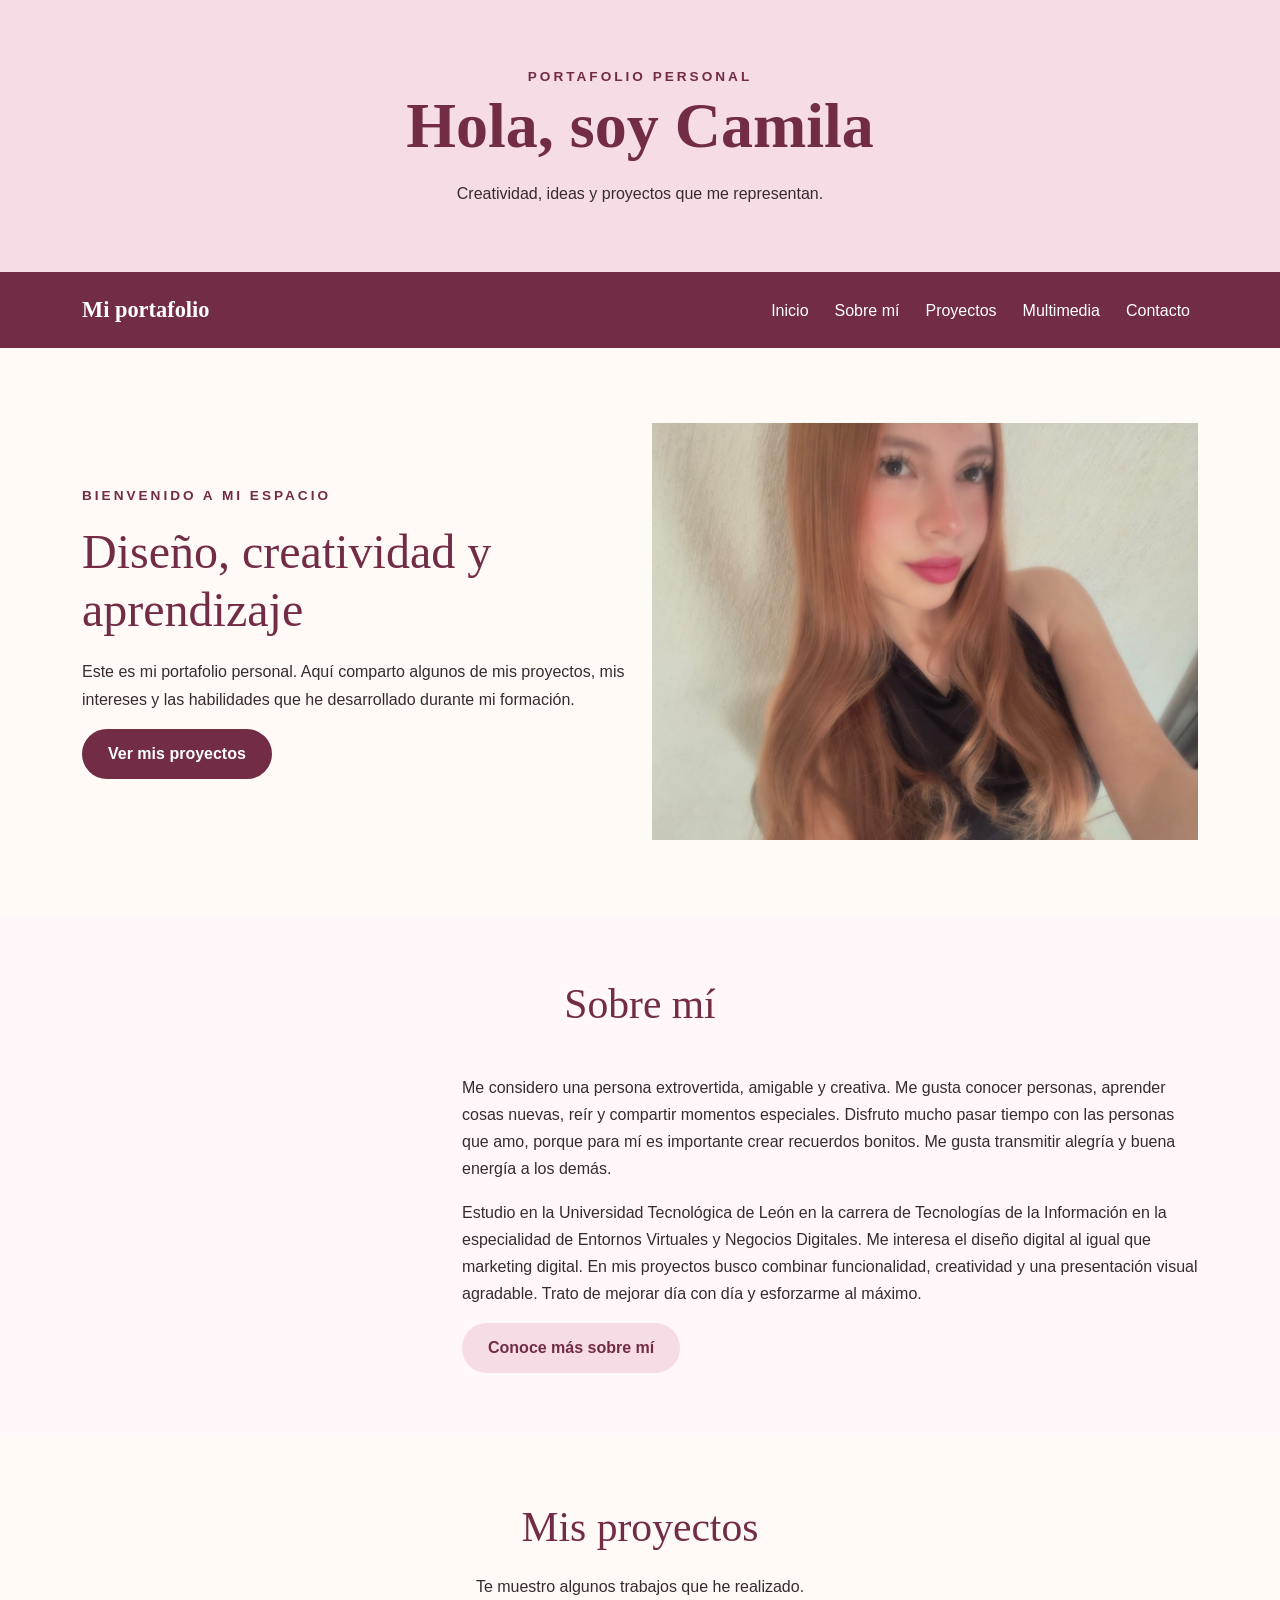
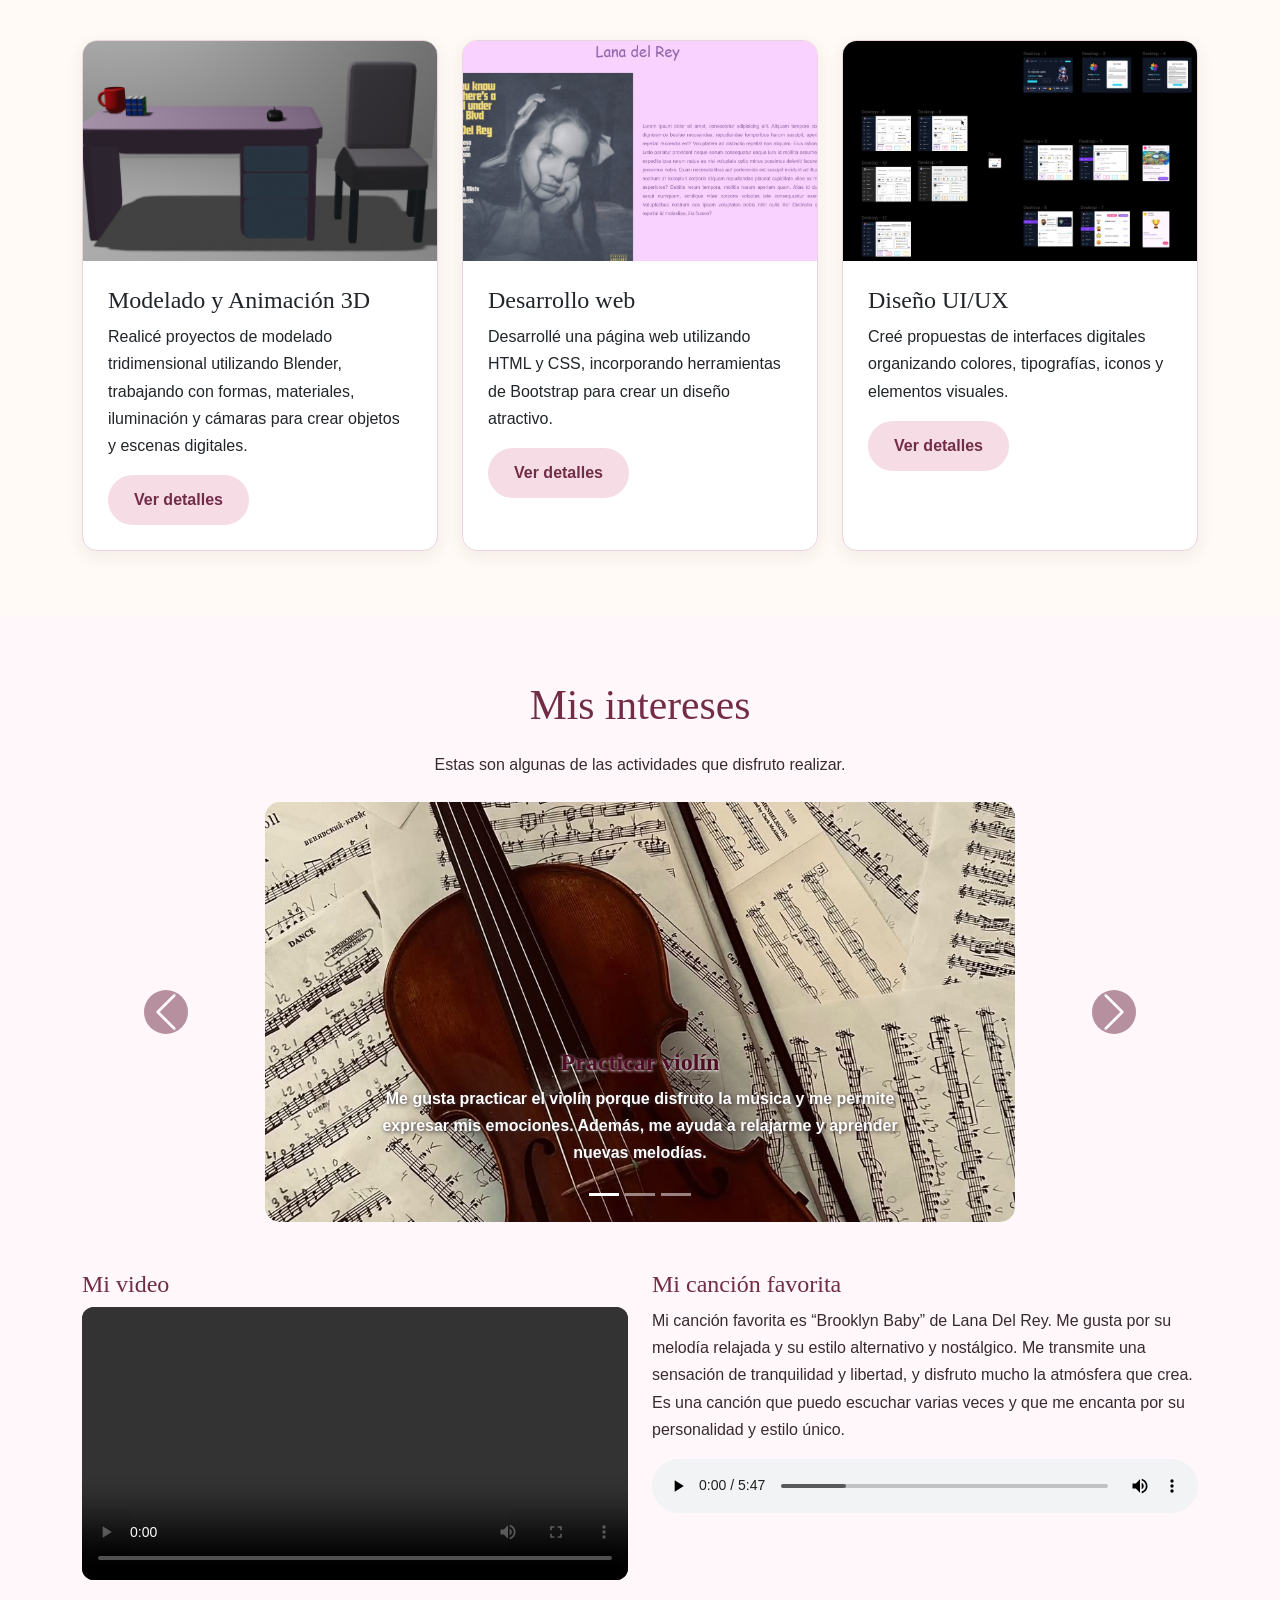
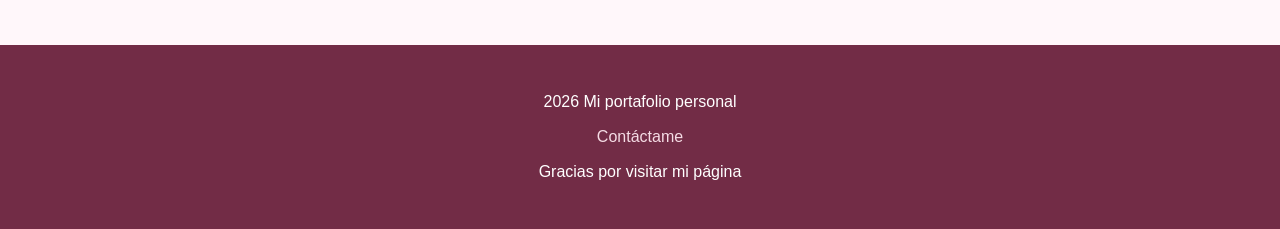
<file: index.html>
<!DOCTYPE html>
<html lang="es">
<head>
    <meta charset="UTF-8">
    <meta name="viewport" content="width=device-width, initial-scale=1.0">
    <meta name="author" content="Camila Palomino Vera">
    <meta name="description" content="Portafolio personal de diseño, proyectos y habilidades.">
    <meta name="keywords" content="portafolio, diseño, proyectos, HTML, CSS, Bootstrap">
    <title>Mi portafolio personal</title>
    <link rel="stylesheet" href="css/bootstrap.min.css">
    <link rel="stylesheet" href="css/estilos.css">
    <link rel="shortcut icon" href="iconos/favicon.ico" type="image/x-icon">
</head>
<body>
    <header class="encabezado text-center">
        <p class="subtitulo">PORTAFOLIO PERSONAL</p>
        <h1>Hola, soy Camila</h1>
        <p>Creatividad, ideas y proyectos que me representan.</p>
    </header>
    <nav class="navbar navbar-expand-lg navbar-dark navegacion">
        <div class="container">
            <a class="navbar-brand" href="index.html">Mi portafolio</a>
            <button class="navbar-toggler" type="button"
                data-bs-toggle="collapse"
                data-bs-target="#menu"
                aria-controls="menu"
                aria-expanded="false"
                aria-label="Mostrar menú">
                <span class="navbar-toggler-icon"></span>
            </button>
            <div class="collapse navbar-collapse" id="menu">
                <ul class="navbar-nav ms-auto">
                    <li class="nav-item">
                        <a class="nav-link" href="#inicio">Inicio</a>
                    </li>
                    <li class="nav-item">
                        <a class="nav-link" href="#sobre-mi">Sobre mí</a>
                    </li>
                    <li class="nav-item">
                        <a class="nav-link" href="#proyectos">Proyectos</a>
                    </li>
                    <li class="nav-item">
                        <a class="nav-link" href="#multimedia">Multimedia</a>
                    </li>
                    <li class="nav-item">
                        <a class="nav-link" href="contacto.html">Contacto</a>
                    </li>
                </ul>
            </div>
        </div>
    </nav>
    <main>
        <section id="inicio" class="seccion-inicio container">
            <div class="row align-items-center g-4">
                <div class="col-md-6">
                    <p class="subtitulo">BIENVENIDO A MI ESPACIO</p>
                    <h2>Diseño, creatividad y aprendizaje</h2>
                    <p>
                        Este es mi portafolio personal. Aquí comparto algunos de mis proyectos, mis intereses y las habilidades que he desarrollado durante mi formación.
                    </p>
                    <a href="#proyectos" class="btn boton-principal">
                        Ver mis proyectos
                    </a>
                </div>
                <div class="col-md-6 text-center">
                    <img src="imagenes/perfil.jpg"
                        alt="Fotografía personal"
                        class="img-fluid imagen-perfil">
                </div>
            </div>
        </section>
        <section id="sobre-mi" class="seccion seccion-rosa">
            <div class="container">
                <h2 class="text-center">Sobre mí</h2>
                <div class="row align-items-center g-4 mt-3">
                    <div class="col-md-4 text-center">
                        <i class="bi bi-heart"></i>
                    </div>
                    <div class="col-md-8">
                        <p>
                            Me considero una persona extrovertida, amigable y creativa. Me gusta conocer personas, aprender cosas nuevas, reír y compartir momentos especiales. Disfruto mucho pasar tiempo con las personas que amo, porque para mí es importante crear recuerdos bonitos. Me gusta transmitir alegría y buena energía a los demás.
                        </p>
                        <p>
                            Estudio en la Universidad Tecnológica de León en la carrera de Tecnologías de la Información en la especialidad de Entornos Virtuales y Negocios Digitales. Me interesa el diseño digital al igual que marketing digital. En mis proyectos busco combinar funcionalidad, creatividad y una presentación visual agradable. Trato de mejorar día con día y esforzarme al máximo.
                        </p>
                        <button class="btn boton-secundario"
                            type="button"
                            data-bs-toggle="collapse"
                            data-bs-target="#masSobreMi"
                            aria-expanded="false"
                            aria-controls="masSobreMi">
                            Conoce más sobre mí
                        </button>
                        <div class="collapse mt-3" id="masSobreMi">
                            <div class="card card-body">
                                Disfruto aprender mediante la práctica, experimentar con diferentes estilos y mejorar mis habilidades en cada proyecto.
                            </div>
                        </div>
                    </div>
                </div>
            </div>
        </section>
        <section id="proyectos" class="seccion container">
            <h2 class="text-center">Mis proyectos</h2>
            <p class="text-center">
                Te muestro algunos trabajos que he realizado.
            </p>
            <div class="row g-4 mt-2">
                <div class="col-md-4">
                    <article class="card tarjeta h-100">
                        <img src="imagenes/proyecto1.jpg"
                            class="card-img-top"
                            alt="Proyecto de diseño gráfico">
                            <div class="card-body">
                            <h3 class="card-title">Modelado y Animación 3D</h3>
                            <p class="card-text">
                                Realicé proyectos de modelado tridimensional utilizando Blender, trabajando con formas, materiales, iluminación y cámaras para crear objetos y escenas digitales.
                            </p>
                            <button class="btn boton-secundario"
                                data-bs-toggle="modal"
                                data-bs-target="#modal1">
                                Ver detalles
                            </button>
                        </div>
                    </article>
                </div>
                <div class="col-md-4">
                    <article class="card tarjeta h-100">
                        <img src="imagenes/proyecto2.jpg"
                            class="card-img-top"
                            alt="Proyecto de diseño web">
                            <div class="card-body">
                            <h3 class="card-title">Desarrollo web</h3>
                            <p class="card-text">
                                Desarrollé una página web utilizando HTML y CSS, incorporando herramientas de Bootstrap para crear un diseño atractivo.
                            </p>
                            <button class="btn boton-secundario"
                                data-bs-toggle="modal"
                                data-bs-target="#modal2">
                                Ver detalles
                            </button>
                        </div>
                    </article>
                </div>
                <div class="col-md-4">
                    <article class="card tarjeta h-100">
                        <img src="imagenes/proyecto3.jpg"
                            class="card-img-top"
                            alt="Proyecto creativo">
                            <div class="card-body">
                            <h3 class="card-title">Diseño UI/UX</h3>
                            <p class="card-text">
                                Creé propuestas de interfaces digitales organizando colores, tipografías, iconos y elementos visuales.
                            </p>
                            <button class="btn boton-secundario"
                                data-bs-toggle="modal"
                                data-bs-target="#modal3">
                                Ver detalles
                            </button>
                        </div>
                    </article>
                </div>

            </div>
        </section>
        <div class="modal fade" id="modal1" tabindex="-1"
            aria-labelledby="tituloModal1" aria-hidden="true">
            <div class="modal-dialog modal-dialog-centered">
                <div class="modal-content">
                    <div class="modal-header">
                        <h2 class="modal-title fs-5" id="tituloModal1">
                            Modelado y Animación 3D
                        </h2>
                        <button type="button" class="btn-close"
                            data-bs-dismiss="modal" aria-label="Cerrar"></button>
                    </div>
                    <div class="modal-body">
                        Este trabajo me permitió desarrollar mi creatividad y mejorar mis habilidades de diseño en 3D.
                    </div>
                </div>
            </div>
        </div>
        <div class="modal fade" id="modal2" tabindex="-1"
            aria-labelledby="tituloModal2" aria-hidden="true">
            <div class="modal-dialog modal-dialog-centered">
                <div class="modal-content">
                    <div class="modal-header">
                        <h2 class="modal-title fs-5" id="tituloModal2">
                            Desarrollo web
                        </h2>
                        <button type="button" class="btn-close"
                            data-bs-dismiss="modal" aria-label="Cerrar"></button>
                    </div>
                    <div class="modal-body">
                        Este proyecto me permitió reforzar mis conocimientos de desarrollo web, diseño responsivo y estructura de páginas, combinando creatividad y funcionalidad en una misma propuesta.
                    </div>
                </div>
            </div>
        </div>
        <div class="modal fade" id="modal3" tabindex="-1"
            aria-labelledby="tituloModal3" aria-hidden="true">
            <div class="modal-dialog modal-dialog-centered">
                <div class="modal-content">
                    <div class="modal-header">
                        <h2 class="modal-title fs-5" id="tituloModal3">
                            Diseño UI/UX
                        </h2>
                        <button type="button" class="btn-close"
                            data-bs-dismiss="modal" aria-label="Cerrar"></button>
                    </div>
                    <div class="modal-body">
                        Mi objetivo fue desarrollar diseños atractivos, intuitivos y fáciles de utilizar, teniendo en cuenta las necesidades de los usuarios.
                    </div>
                </div>
            </div>
        </div>
        <section id="multimedia" class="seccion seccion-rosa">
    <div class="container">
        <h2 class="text-center">Mis intereses</h2>
        <p class="text-center mt-3">
            Estas son algunas de las actividades que disfruto realizar.
        </p>
        <div id="carruselHobbies"
             class="carousel slide mt-4"
             data-bs-ride="carousel">
             <div class="carousel-indicators">
                <button type="button"
                        data-bs-target="#carruselHobbies"
                        data-bs-slide-to="0"
                        class="active"
                        aria-current="true"
                        aria-label="Hobbie 1"></button>
                        <button type="button"
                        data-bs-target="#carruselHobbies"
                        data-bs-slide-to="1"
                        aria-label="Hobbie 2"></button>
                        <button type="button"
                        data-bs-target="#carruselHobbies"
                        data-bs-slide-to="2"
                        aria-label="Hobbie 3"></button>
            </div>
            <div class="carousel-inner carrusel-contenido">
                <div class="carousel-item active">
                    <img src="imagenes/hobbie1.jpg"
                         class="d-block w-100"
                         alt="Practicar violín">
                        <div class="carousel-caption">
                        <h3>Practicar violín</h3>
                        <p>Me gusta practicar el violín porque disfruto la música y me permite expresar mis emociones. Además, me ayuda a relajarme y aprender nuevas melodías.</p>
                    </div>
                </div>
                <div class="carousel-item">
                    <img src="imagenes/hobbie2.jpg"
                         class="d-block w-100"
                         alt="Hostess en eventos">
                         <div class="carousel-caption">
                        <h3>Hostess en eventos</h3>
                        <p>Me gusta trabajar como hostess en eventos porque disfruto convivir con las personas, conocer gente nueva y brindar una buena atención. Además, me permite desarrollar mis habilidades de comunicación y organización.</p>
                    </div>
                </div>
                <div class="carousel-item">
                    <img src="imagenes/hobbie3.jpg"
                         class="d-block w-100"
                         alt="Cine">
                         <div class="carousel-caption">
                        <h3>Cine</h3>
                        <p>Me gusta ir al cine porque me permite desconectarme de la rutina, disfrutar y conectar con las películas y pasar un buen rato con las personas que me acompañan.</p>
                    </div>
                </div>
            </div>
            <button class="carousel-control-prev"
                    type="button"
                    data-bs-target="#carruselHobbies"
                    data-bs-slide="prev"
                    aria-label="Hobby anterior">
                    <span class="carousel-control-prev-icon"></span>
            </button>
            <button class="carousel-control-next"
                    type="button"
                    data-bs-target="#carruselHobbies"
                    data-bs-slide="next"
                    aria-label="Siguiente hobby">
                    <span class="carousel-control-next-icon"></span>
            </button>
        </div>
                <div class="row g-4 mt-4">
                    <div class="col-md-6">
                        <h3><i class="bi bi-play-circle"></i> Mi video</h3>
                        <video controls class="multimedia">
                            <source src="media/video-portafolio.mp4"
                                type="video/mp4">
                        </video>
                    </div>
                    <div class="col-md-6">
                        <h3><i class="bi bi-music-note-beamed"></i> Mi canción favorita</h3>
                        <p>Mi canción favorita es “Brooklyn Baby” de Lana Del Rey. Me gusta por su melodía relajada y su estilo alternativo y nostálgico. Me transmite una sensación de tranquilidad y libertad, y disfruto mucho la atmósfera que crea. Es una canción que puedo escuchar varias veces y que me encanta por su personalidad y estilo único.</p>
                        <audio controls class="w-100">
                            <source src="media/audio-portafolio.mp3"
                                type="audio/mpeg">
                        </audio>
                    </div>
                </div>
            </div>
        </section>
    </main>
    <footer class="pie-pagina text-center">
        <p>2026 Mi portafolio personal</p>
        <a href="contacto.html">Contáctame</a>
        <p>
            <i class="bi bi-heart-fill"></i>
            Gracias por visitar mi página
        </p>
    </footer>
    <script src="https://cdn.jsdelivr.net/npm/bootstrap@5.3.3/dist/js/bootstrap.bundle.min.js"></script>
</body>
</html>
</file>
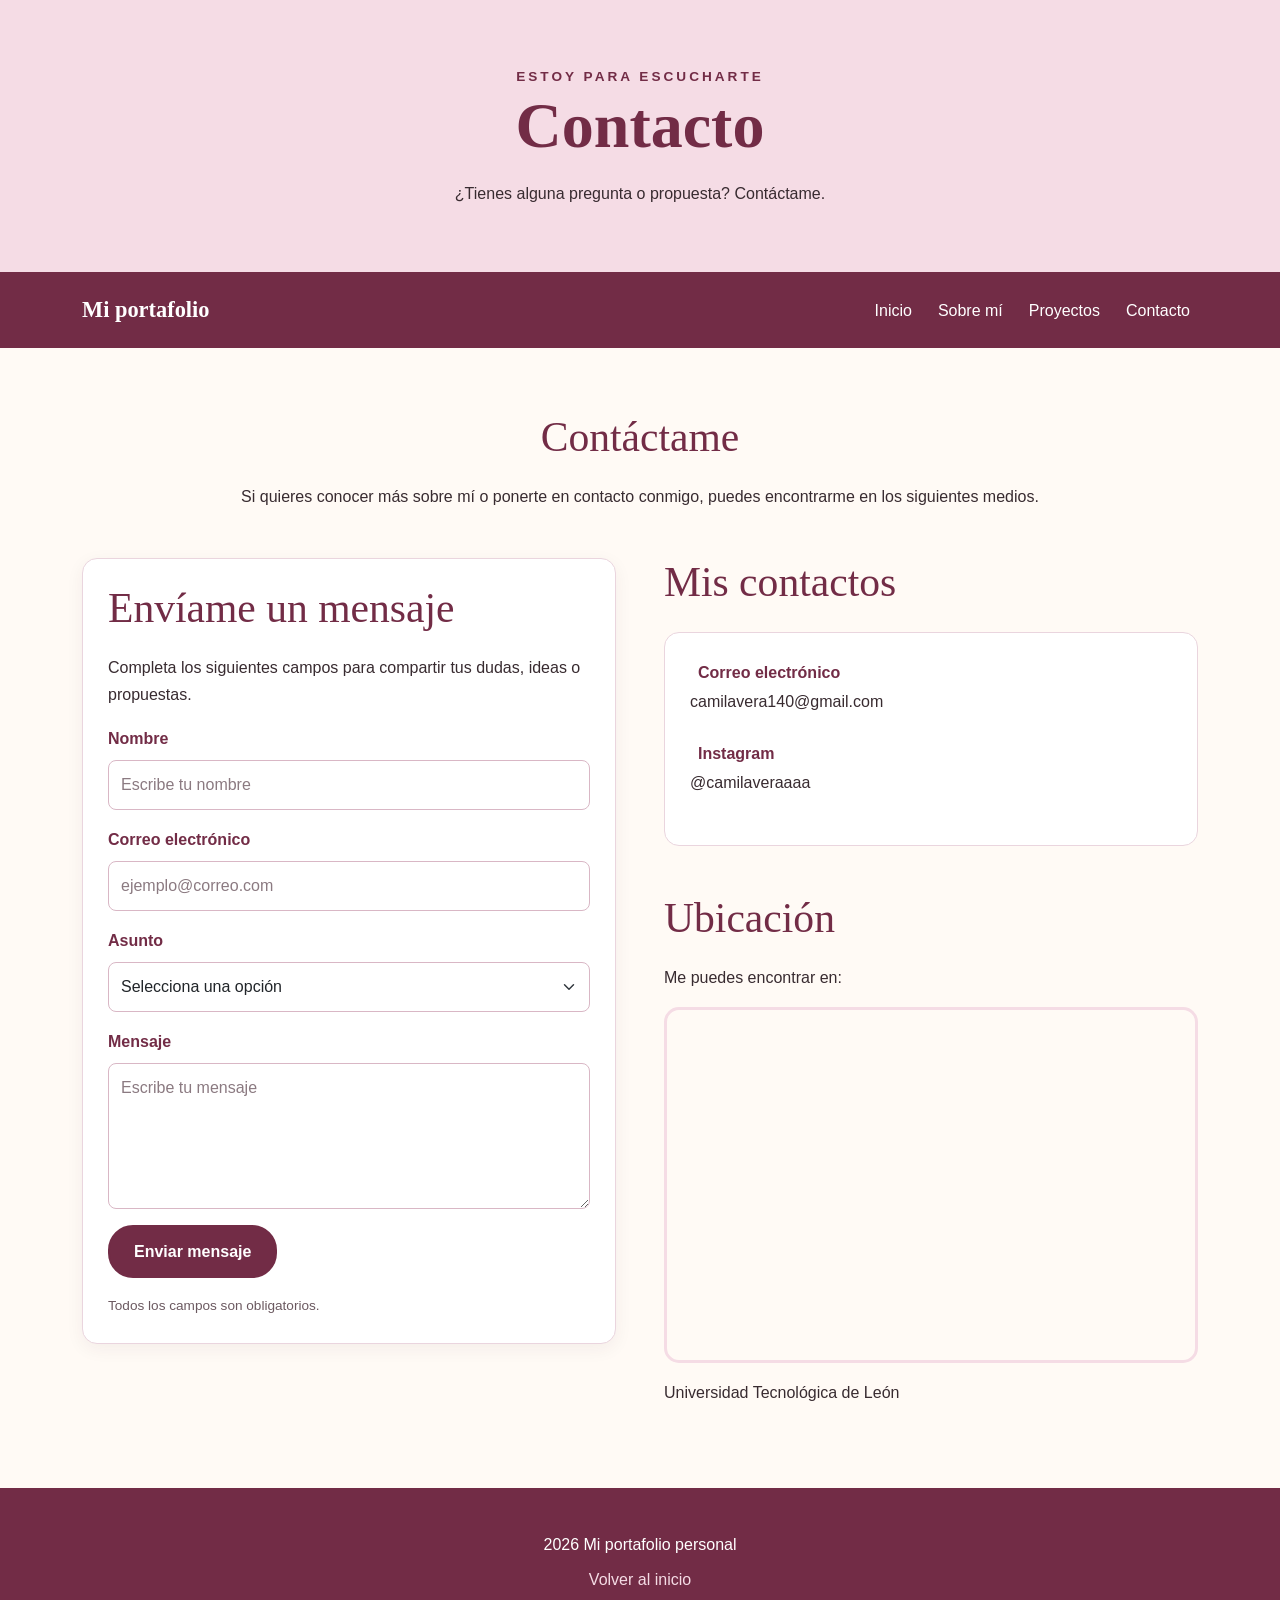
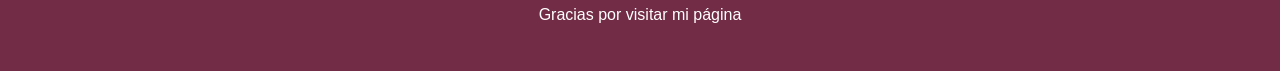
<file: contacto.html>
<!DOCTYPE html>
<html lang="es">
<head>
    <meta charset="UTF-8">
    <meta name="viewport" content="width=device-width, initial-scale=1.0">
    <meta name="author" content="Camila Palomino Vera">
    <meta name="description" content="Página de contacto del portafolio personal de Camila Palomino Vera.">
    <meta name="keywords" content="contacto, portafolio, diseño, proyectos">
    <title>Contacto - Mi portafolio</title>
    <link rel="stylesheet" href="css/bootstrap.min.css">
    <link rel="stylesheet" href="css/estilos.css">
    <link rel="shortcut icon" href="iconos/favicon.ico" type="image/x-icon">
    <body>
        <header class="encabezado encabezado-contacto text-center">
        <p class="subtitulo">ESTOY PARA ESCUCHARTE</p>
        <h1>Contacto</h1>
        <p>¿Tienes alguna pregunta o propuesta? Contáctame.</p>
    </header>
    <nav class="navbar navbar-expand-lg navbar-dark navegacion">
        <div class="container">
            <a class="navbar-brand" href="index.html">
                Mi portafolio
            </a>
            <button class="navbar-toggler" type="button"
                data-bs-toggle="collapse"
                data-bs-target="#menuContacto"
                aria-controls="menuContacto"
                aria-expanded="false"
                aria-label="Mostrar menú">
                <span class="navbar-toggler-icon"></span>
            </button>
            <div class="collapse navbar-collapse" id="menuContacto">
                <ul class="navbar-nav ms-auto">
                    <li class="nav-item">
                        <a class="nav-link" href="index.html">Inicio</a>
                    </li>
                    <li class="nav-item">
                        <a class="nav-link" href="index.html#sobre-mi">Sobre mí</a>
                    </li>
                    <li class="nav-item">
                        <a class="nav-link" href="index.html#proyectos">Proyectos</a>
                    </li>
                    <li class="nav-item">
                        <a class="nav-link active" href="contacto.html">Contacto</a>
                    </li>
                </ul>
            </div>
        </div>
    </nav>
    <main class="container seccion">
        <div class="text-center mb-5">
            <h2>Contáctame</h2>
            <p>
                Si quieres conocer más sobre mí o ponerte en contacto conmigo, puedes encontrarme en los siguientes medios.
            </p>
        </div>
        <div class="row g-5">
            <section class="col-lg-6" aria-labelledby="tituloFormulario">
                <div class="contacto">
                    <h2 id="tituloFormulario">Envíame un mensaje</h2>
                    <p>
                        Completa los siguientes campos para compartir tus dudas, ideas o propuestas.
                    </p>
                    <form action="#" method="post">
                        <div class="mb-3">
                            <label for="nombre" class="contacto-label">
                                Nombre
                            </label>
                            <input type="text"
                                class="form-control contacto-control"
                                id="nombre"
                                name="nombre"
                                placeholder="Escribe tu nombre"
                                required>
                        </div>
                        <div class="mb-3">
                            <label for="correo" class="contacto-label">
                                Correo electrónico
                            </label>
                            <input type="email"
                                class="form-control contacto-control"
                                id="correo"
                                name="correo"
                                placeholder="ejemplo@correo.com"
                                required>
                        </div>
                        <div class="mb-3">
                            <label for="asunto" class="contacto-label">
                                Asunto
                            </label>
                            <select class="form-select contacto-control"
                                id="asunto"
                                name="asunto"
                                required>
                                <option value="">Selecciona una opción</option>
                                <option value="proyecto">Proyecto</option>
                                <option value="informacion">Información</option>
                                <option value="colaboracion">Colaboración</option>
                                <option value="otro">Otro</option>
                            </select>
                        </div>
                        <div class="mb-3">
                            <label for="mensaje" class="contacto-label">
                                Mensaje
                            </label>
                            <textarea class="form-control contacto-control"
                                id="mensaje"
                                name="mensaje"
                                rows="5"
                                placeholder="Escribe tu mensaje"
                                required></textarea>
                        </div>
                        <button type="submit" class="boton-principal">
                            <i class="bi bi-send-fill"></i>
                            Enviar mensaje
                        </button>
                        <p class="texto-ayuda mt-3 mb-0">
                            Todos los campos son obligatorios.
                        </p>
                    </form>
                </div>
            </section>
            <div class="col-lg-6">
                <section class="mb-5" aria-labelledby="tituloContactos">
                    <h2 id="tituloContactos">Mis contactos</h2>
                    <div class="contactos mt-4">
                        <div class="mb-4">
                            <i class="bi bi-envelope-fill"></i>
                            <strong>Correo electrónico</strong>
                            <p class="mb-0">camilavera140@gmail.com</p>
                        </div>
                        <div class="mb-4">
                            <i class="bi bi-instagram"></i>
                            <strong>Instagram</strong>
                            <p class="mb-0">@camilaveraaaa</p>
                        </div>
                    </div>
                </section>
                <section aria-labelledby="tituloMapa">
                    <h2 id="tituloMapa">Ubicación</h2>
                    <p>Me puedes encontrar en:</p>
                    <div class="mapa-contenedor">
                        <iframe
                            src="https://www.google.com/maps/embed?pb=!1m18!1m12!1m3!1d29781.062373341058!2d-101.61620014148245!3d21.087323456879158!2m3!1f0!2f0!3f0!3m2!1i1024!2i768!4f13.1!3m3!1m2!1s0x842b963652f40f0d%3A0xa7d88da0ad8eff8a!2sUniversidad%20Tecnol%C3%B3gica%20de%20Le%C3%B3n!5e0!3m2!1ses-419!2smx!4v1792912538231!5m2!1ses-419!2smx"
                            title="Ubicación de la Universidad Tecnológica de León"
                            loading="lazy"
                            referrerpolicy="strict-origin-when-cross-origin"
                            allowfullscreen>
                        </iframe>
                    </div>
                    <p class="mt-3">
                        <i class="bi bi-geo-alt-fill"></i>
                        Universidad Tecnológica de León
                    </p>
                </section>
            </div>
        </div>
    </main>
    <footer class="pie-pagina text-center">
        <p>2026 Mi portafolio personal</p>
        <a href="index.html">Volver al inicio</a>
        <p>
            <i class="bi bi-heart-fill"></i>
            Gracias por visitar mi página
        </p>
    </footer>
    <script src="https://cdn.jsdelivr.net/npm/bootstrap@5.3.3/dist/js/bootstrap.bundle.min.js"></script>
</body>
</html>
</file>
<file: css/estilos.css>
:root {
    --color-rosa: #f5dce5;
    --color-rosa-claro: #fff7fa;
    --color-vino: #722c46;
    --color-vino-oscuro: #4b1d30;
    --color-crema: #fffaf5;
    --color-texto: #382b30;

    --fuente-titulos: "Playfair Display", serif;
    --fuente-texto: "DM Sans", sans-serif;
}

* {
    box-sizing: border-box;
}

html {
    scroll-behavior: smooth;
    scroll-padding-top: 20px;
}

body {
    margin: 0;
    background-color: var(--color-crema);
    color: var(--color-texto);
    font-family: var(--fuente-texto);
    line-height: 1.7;
}

h1,
h2,
h3,
h4 {
    font-family: var(--fuente-titulos);
    color: var(--color-vino);
}

h1 {
    font-size: clamp(2.3rem, 6vw, 4rem);
    font-weight: 700;
}

h2 {
    font-size: clamp(1.8rem, 4vw, 2.6rem);
    margin-bottom: 20px;
}

h3 {
    font-size: 1.5rem;
}

p {
    margin-bottom: 16px;
}

img {
    max-width: 100%;
}

.encabezado {
    background-color: var(--color-rosa);
    padding: 65px 20px;
}

.encabezado h1 {
    margin-bottom: 15px;
}

.encabezado p {
    margin-bottom: 0;
}

.subtitulo {
    color: var(--color-vino);
    font-size: 0.85rem;
    font-weight: 700;
    letter-spacing: 3px;
}

.navegacion {
    background-color: var(--color-vino);
    padding: 14px 0;
}

.navegacion .navbar-brand {
    color: white;
    font-family: var(--fuente-titulos);
    font-size: 1.4rem;
    font-weight: 700;
}

.navegacion .nav-link {
    color: white;
    margin-left: 10px;
    transition: color 0.3s ease;
}

.navegacion .nav-link:hover,
.navegacion .nav-link:focus {
    color: var(--color-rosa);
}

.seccion-inicio {
    padding-top: 75px;
    padding-bottom: 75px;
}

.seccion-inicio h2 {
    font-size: clamp(2rem, 4vw, 3rem);
}

.imagen-perfil {
    border: none;
    outline: none;
    box-shadow: none;
}

.seccion {
    padding-top: 65px;
    padding-bottom: 65px;
}

.seccion-rosa {
    background-color: var(--color-rosa-claro);
    padding-top: 65px;
    padding-bottom: 65px;
}

.boton-principal,
.boton-secundario {
    display: inline-block;
    border-radius: 25px;
    padding: 11px 24px;
    font-weight: 700;
    transition:
        background-color 0.3s ease,
        transform 0.3s ease;
}

.boton-principal {
    background-color: var(--color-vino);
    color: white;
    border: 2px solid var(--color-vino);
}

.boton-principal:hover {
    background-color: var(--color-vino-oscuro);
    color: white;
    border-color: var(--color-vino-oscuro);
    transform: translateY(-2px);
}

.boton-secundario {
    background-color: var(--color-rosa);
    color: var(--color-vino);
    border: 2px solid var(--color-rosa);
}

.boton-secundario:hover {
    background-color: var(--color-vino);
    color: white;
    border-color: var(--color-vino);
}

.icono-grande {
    color: var(--color-vino);
    font-size: 8rem;
}

.bi-heart-fill {
    color: var(--color-rosa);
}

.tarjeta {
    overflow: hidden;
    border: 1px solid #ead5de;
    border-radius: 15px;
    background-color: white;
    box-shadow: 0 5px 18px rgba(75, 29, 48, 0.07);
    transition:
        transform 0.3s ease,
        box-shadow 0.3s ease;
}

.tarjeta:hover {
    transform: translateY(-5px);
    box-shadow: 0 12px 25px rgba(75, 29, 48, 0.13);
}

.tarjeta .card-img-top {
    width: 100%;
    height: 220px;
    object-fit: cover;
}

.tarjeta .card-body {
    padding: 25px;
}

.tarjeta .card-title {
    font-size: 1.5rem;
}

.modal-content {
    background-color: var(--color-crema);
    border: 1px solid var(--color-rosa);
    border-radius: 15px;
}

.modal-header {
    border-bottom-color: var(--color-rosa);
}

.card-body {
    border-radius: 10px;
}

.carrusel-contenido {
    max-width: 750px;
    margin: 0 auto;
    overflow: hidden;
    border-radius: 15px;
}

.carrusel-contenido img {
    width: 100%;
    height: 420px;
    object-fit: cover;
}

#carruselHobbies .carousel-caption h3 {
    color: #4e0d25;
    font-weight: 700;
    text-align: center;
    text-shadow: 0 1px 3px #ffffff;
}

#carruselHobbies .carousel-caption p {
    color: #ffffff;
    font-weight: 700;
    text-align: center;
    text-shadow: 1px 1px 4px #382b30;
}

.carousel-control-prev-icon,
.carousel-control-next-icon {
    background-color: var(--color-vino);
    border-radius: 50%;
    padding: 22px;
}

.multimedia {
    display: block;
    width: 100%;
    max-height: 350px;
    background-color: var(--color-vino-oscuro);
    border-radius: 12px;
}

audio {
    accent-color: var(--color-vino);
}

.contacto {
    padding: 25px;
    background-color: white;
    border: 1px solid #ead5de;
    border-radius: 15px;
    box-shadow: 0 5px 18px rgba(75, 29, 48, 0.06);
}

.contacto-label {
    display: block;
    color: var(--color-vino);
    font-weight: 700;
    margin-bottom: 8px;
}

.contacto-control {
    width: 100%;
    padding: 12px;
    border: 1px solid #d9b7c5;
    border-radius: 8px;
    font-family: var(--fuente-texto);
}

.contacto-control:focus {
    border-color: var(--color-vino);
    box-shadow: 0 0 0 0.2rem rgba(114, 44, 70, 0.15);
    outline: none;
}

.contacto-control::placeholder {
    color: #8b7a81;
}

.texto-ayuda {
    font-size: 0.85rem;
    color: #6b5960;
}

.contactos {
    padding: 25px;
    background-color: white;
    border: 1px solid #ead5de;
    border-radius: 15px;
}

.contactos i {
    color: var(--color-vino);
    margin-right: 8px;
    font-size: 1.1rem;
}

.contactos strong {
    color: var(--color-vino);
}

.contactos p {
    overflow-wrap: anywhere;
}

.mapa-contenedor {
    width: 100%;
    overflow: hidden;
    border-radius: 15px;
    border: 3px solid var(--color-rosa);
}

.mapa-contenedor iframe {
    display: block;
    width: 100%;
    height: 350px;
    border: 0;
}

.pie-pagina {
    padding: 35px 20px;
    background-color: var(--color-vino);
    color: white;
}

.pie-pagina p {
    margin: 8px 0;
}

.pie-pagina a {
    color: var(--color-rosa);
    text-decoration: none;
}

.pie-pagina a:hover {
    text-decoration: underline;
}

@media (max-width: 768px) {

    .encabezado {
        padding: 45px 18px;
    }

    .seccion-inicio,
    .seccion,
    .seccion-rosa {
        padding-top: 45px;
        padding-bottom: 45px;
    }

    .imagen-perfil {
        height: 300px;
        max-width: 320px;
    }

    .carrusel-contenido img {
        height: 280px;
    }

    .navegacion .nav-link {
        margin-left: 0;
        padding: 10px 0;
    }

    .mapa-contenedor iframe {
        height: 300px;
    }
}
</file>
